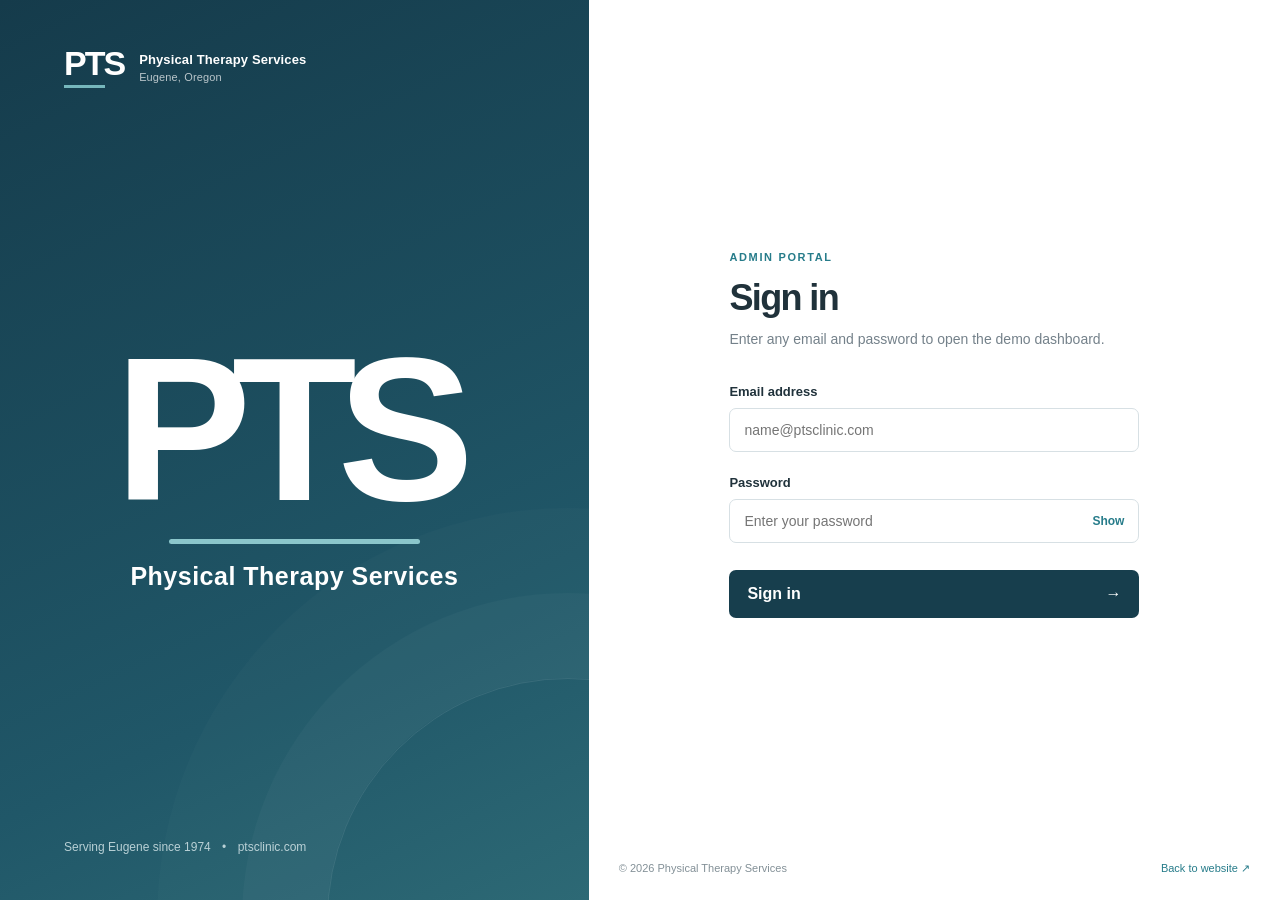
<file: index.html>
<!doctype html>
<html lang="en">
  <head>
    <meta charset="utf-8" />
    <meta name="viewport" content="width=device-width,initial-scale=1" />
    <meta name="theme-color" content="#173e4d" />
    <title>Sign in | PTS Administration</title>
    <link rel="stylesheet" href="assets/css/style.css" />
  </head>
  <body class="login-page">
    <main class="login-shell">
      <section class="login-intro">
        <a class="brand brand-light" href="https://www.ptsclinic.com/"
          ><span class="brand-mark"
            >PTS<span class="brand-mark-line"></span></span
          ><span class="brand-name"
            >Physical Therapy Services<small>Eugene, Oregon</small></span
          ></a
        >
        <div class="intro-content intro-logo">
          <div
            class="pts-logo-display"
            role="img"
            aria-label="PTS Physical Therapy Services"
          >
            <span class="pts-logo-letters">PTS</span
            ><span class="pts-logo-rule"></span
            ><span class="pts-logo-name">Physical Therapy Services</span>
          </div>
        </div>
        <div class="intro-footer">
          Serving Eugene since 1974 <span>•</span> ptsclinic.com
        </div>
      </section>
      <section class="login-main">
        <div class="login-card">
          <div class="mobile-brand">PTS <span>Administration</span></div>
          <span class="eyebrow dark">ADMIN PORTAL</span>
          <h2>Sign in</h2>
          <p class="muted">
            Enter any email and password to open the demo dashboard.
          </p>
          <form id="loginForm">
            <label for="email">Email address</label
            ><input
              id="email"
              type="email"
              placeholder="name@ptsclinic.com"
              autocomplete="username"
              required
            /><label for="password">Password</label>
            <div class="password-wrap">
              <input
                id="password"
                type="password"
                placeholder="Enter your password"
                autocomplete="current-password"
                required
              /><button
                class="show-password"
                id="showPassword"
                type="button"
                aria-label="Show password"
              >
                Show
              </button>
            </div>
            <button class="primary-btn" type="submit">
              Sign in <span aria-hidden="true">→</span>
            </button>
          </form>
          <p class="demo-hint"></p>
        </div>
        <div class="login-bottom">
          © 2026 Physical Therapy Services
          <a href="https://www.ptsclinic.com/">Back to website ↗</a>
        </div>
      </section>
    </main>
    <script src="assets/js/local-routing.js"></script>
    <script src="assets/js/login.js"></script>
  </body>
</html>
</file>
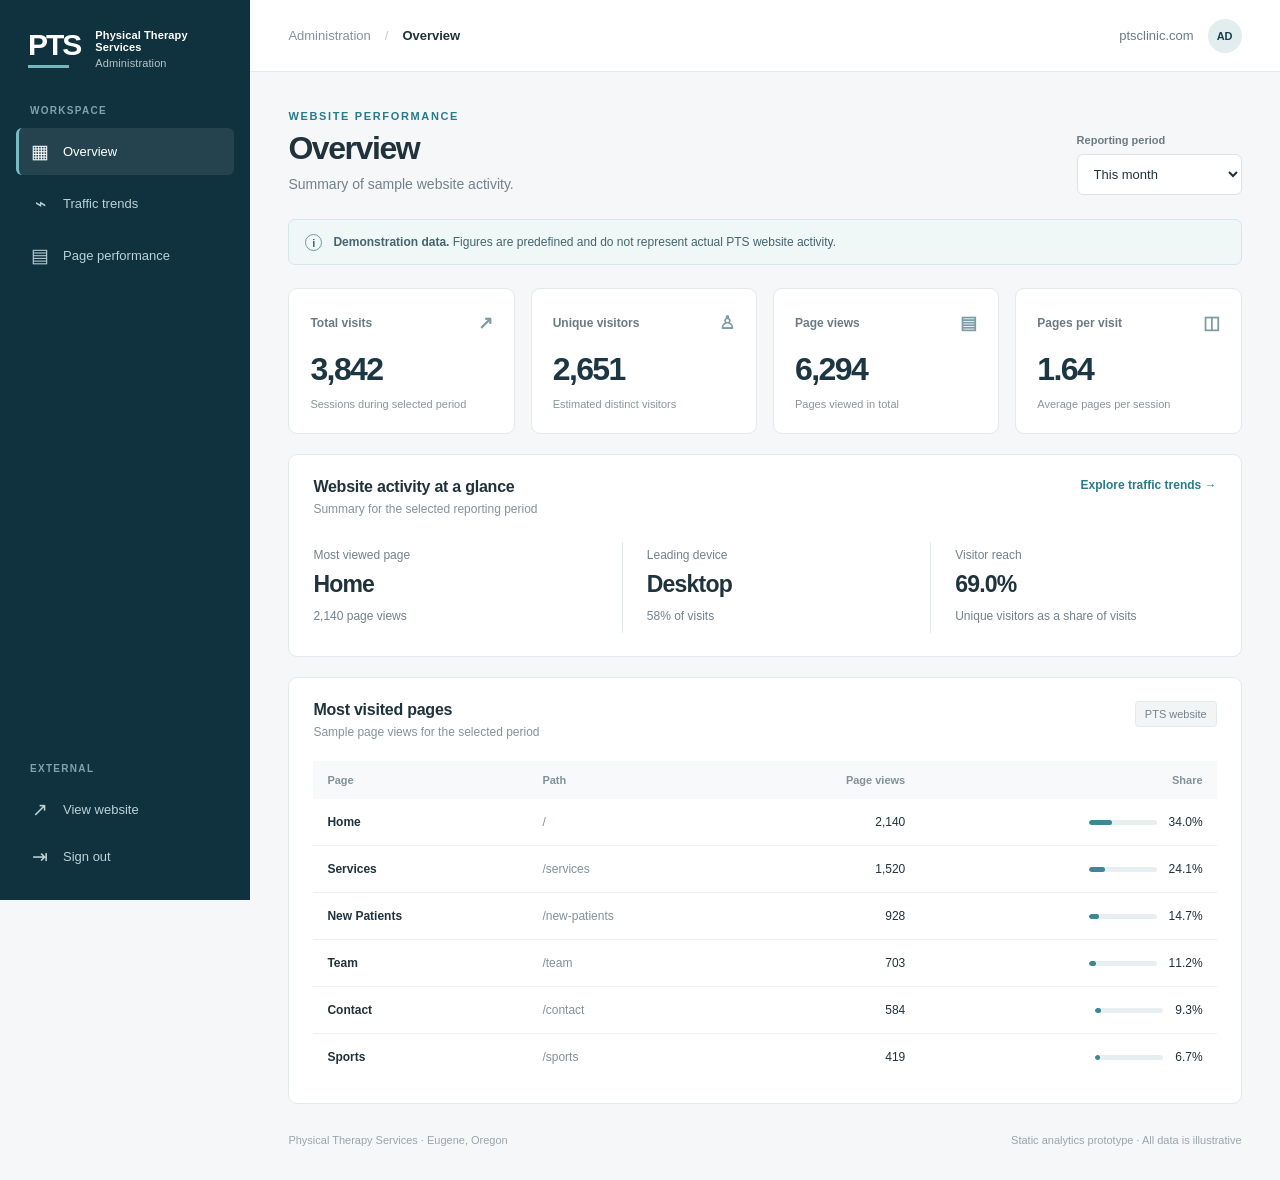
<file: dashboard/index.html>
<!doctype html>
<html lang="en">
  <head>
    <meta charset="utf-8" />
    <meta name="viewport" content="width=device-width,initial-scale=1" />
    <meta name="theme-color" content="#173e4d" />
    <title>Visitor analytics | PTS Administration</title>
    <link rel="stylesheet" href="../assets/css/style.css" />
  </head>
  <body class="dashboard-page">
    <div class="app-shell">
      <aside class="sidebar" id="sidebar">
        <a class="brand sidebar-brand" href="../dashboard/"
          ><span class="brand-mark"
            >PTS<span class="brand-mark-line"></span></span
          ><span class="brand-name"
            >Physical Therapy Services<small>Administration</small></span
          ></a
        >
        <div class="sidebar-caption">WORKSPACE</div>
        <nav aria-label="Dashboard navigation">
          <a class="nav-item active" href="../dashboard/" aria-current="page"
            ><span class="nav-icon">▦</span> Overview</a
          ><a class="nav-item" href="../traffic/"
            ><span class="nav-icon">⌁</span> Traffic trends</a
          ><a class="nav-item" href="../performance/"
            ><span class="nav-icon">▤</span> Page performance</a
          >
        </nav>
        <div class="sidebar-spacer"></div>
        <div class="sidebar-caption">EXTERNAL</div>
        <a
          class="nav-item"
          href="https://www.ptsclinic.com/"
          target="_blank"
          rel="noopener"
          ><span class="nav-icon">↗</span> View website</a
        ><button class="nav-item logout" id="logoutSide">
          <span class="nav-icon">⇥</span> Sign out
        </button>
      </aside>
      <div class="main-column">
        <header class="topbar">
          <div class="topbar-left">
            <button
              class="menu-toggle"
              id="menuToggle"
              aria-label="Toggle navigation"
              aria-expanded="false"
            >
              ☰</button
            ><span class="crumb">Administration</span
            ><span class="crumb-separator">/</span><strong>Overview</strong>
          </div>
          <div class="topbar-right">
            <span class="topbar-site">ptsclinic.com</span
            ><span class="avatar" aria-label="Demo administrator">AD</span>
          </div>
        </header>
        <main class="dashboard-content">
          <div class="page-heading">
            <div>
              <div class="eyebrow dark">WEBSITE PERFORMANCE</div>
              <h1>Overview</h1>
              <p class="muted">Summary of sample website activity.</p>
            </div>
            <div class="period-control">
              <label for="period">Reporting period</label
              ><select id="period">
                <option value="daily">Today</option>
                <option value="weekly">This week</option>
                <option value="monthly" selected>This month</option>
                <option value="quarterly">This quarter</option>
                <option value="yearly">This year</option>
              </select>
            </div>
          </div>
          <div class="notice">
            <span class="notice-icon">i</span
            ><span
              ><strong>Demonstration data.</strong> Figures are predefined and
              do not represent actual PTS website activity.</span
            >
          </div>
          <section class="stats-grid" aria-label="Summary statistics">
            <article class="stat-card">
              <div class="stat-label">
                Total visits <span class="stat-symbol">↗</span>
              </div>
              <div class="stat-value" id="visits">—</div>
              <div class="stat-note">Sessions during selected period</div>
            </article>
            <article class="stat-card">
              <div class="stat-label">
                Unique visitors <span class="stat-symbol">♙</span>
              </div>
              <div class="stat-value" id="visitors">—</div>
              <div class="stat-note">Estimated distinct visitors</div>
            </article>
            <article class="stat-card">
              <div class="stat-label">
                Page views <span class="stat-symbol">▤</span>
              </div>
              <div class="stat-value" id="views">—</div>
              <div class="stat-note">Pages viewed in total</div>
            </article>
            <article class="stat-card">
              <div class="stat-label">
                Pages per visit <span class="stat-symbol">◫</span>
              </div>
              <div class="stat-value" id="perVisit">—</div>
              <div class="stat-note">Average pages per session</div>
            </article>
          </section>
          <section class="panel overview-intro">
            <div class="panel-head">
              <div>
                <h2>Website activity at a glance</h2>
                <p>Summary for the selected reporting period</p>
              </div>
              <a class="text-link" href="../traffic/"
                >Explore traffic trends →</a
              >
            </div>
            <div class="overview-summary">
              <div>
                <span class="summary-kicker">Most viewed page</span
                ><strong id="topPage">—</strong
                ><span id="topPageViews" class="muted">—</span>
              </div>
              <div>
                <span class="summary-kicker">Leading device</span
                ><strong id="topDevice">—</strong
                ><span id="topDeviceShare" class="muted">—</span>
              </div>
              <div>
                <span class="summary-kicker">Visitor reach</span
                ><strong id="reach">—</strong
                ><span class="muted">Unique visitors as a share of visits</span>
              </div>
            </div>
          </section>
          <section class="panel pages-panel" id="pages">
            <div class="panel-head">
              <div>
                <h2>Most visited pages</h2>
                <p>Sample page views for the selected period</p>
              </div>
              <span class="small-tag">PTS website</span>
            </div>
            <div class="table-scroll">
              <table>
                <thead>
                  <tr>
                    <th>Page</th>
                    <th>Path</th>
                    <th class="right">Page views</th>
                    <th class="right">Share</th>
                  </tr>
                </thead>
                <tbody id="pageRows"></tbody>
              </table>
            </div>
          </section>
          <footer class="dashboard-footer">
            <span>Physical Therapy Services · Eugene, Oregon</span
            ><span>Static analytics prototype · All data is illustrative</span>
          </footer>
        </main>
      </div>
    </div>
    <script src="../assets/js/local-routing.js"></script>
    <script src="../assets/js/mock-data.js"></script>
    <script src="../assets/js/dashboard.js"></script>
  </body>
</html>
</file>
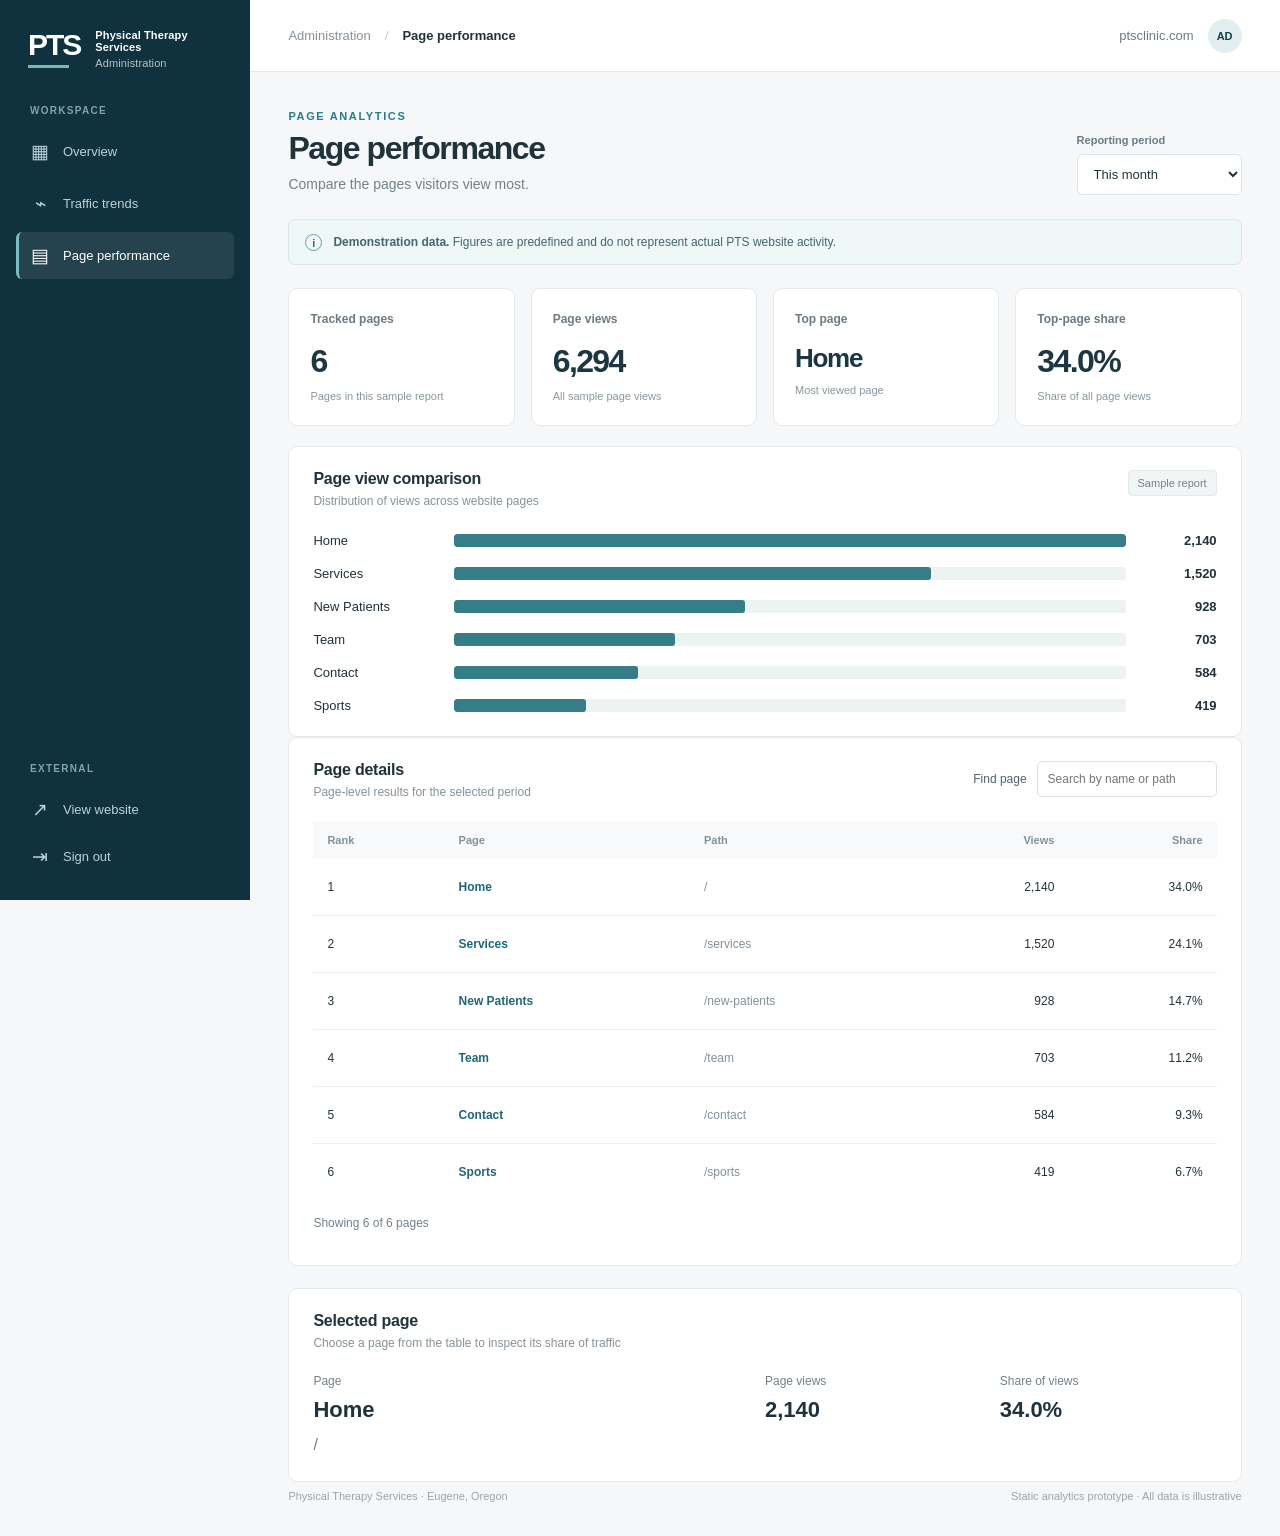
<file: performance/index.html>
<!doctype html>
<html lang="en">
  <head>
    <meta charset="utf-8" />
    <meta name="viewport" content="width=device-width,initial-scale=1" />
    <meta name="theme-color" content="#173e4d" />
    <title>Page performance | PTS Administration</title>
    <link rel="stylesheet" href="../assets/css/style.css" />
  </head>
  <body class="dashboard-page">
    <div class="app-shell">
      <aside class="sidebar" id="sidebar">
        <a class="brand sidebar-brand" href="../dashboard/"
          ><span class="brand-mark"
            >PTS<span class="brand-mark-line"></span></span
          ><span class="brand-name"
            >Physical Therapy Services<small>Administration</small></span
          ></a
        >
        <div class="sidebar-caption">WORKSPACE</div>
        <nav aria-label="Dashboard navigation">
          <a class="nav-item" href="../dashboard/"
            ><span class="nav-icon">▦</span> Overview</a
          ><a class="nav-item" href="../traffic/"
            ><span class="nav-icon">⌁</span> Traffic trends</a
          ><a class="nav-item active" href="../performance/" aria-current="page"
            ><span class="nav-icon">▤</span> Page performance</a
          >
        </nav>
        <div class="sidebar-spacer"></div>
        <div class="sidebar-caption">EXTERNAL</div>
        <a
          class="nav-item"
          href="https://www.ptsclinic.com/"
          target="_blank"
          rel="noopener"
          ><span class="nav-icon">↗</span> View website</a
        ><button class="nav-item logout" id="logoutSide">
          <span class="nav-icon">⇥</span> Sign out
        </button>
      </aside>
      <div class="main-column">
        <header class="topbar">
          <div class="topbar-left">
            <button
              class="menu-toggle"
              id="menuToggle"
              aria-label="Toggle navigation"
              aria-expanded="false"
            >
              ☰</button
            ><span class="crumb">Administration</span
            ><span class="crumb-separator">/</span
            ><strong>Page performance</strong>
          </div>
          <div class="topbar-right">
            <span class="topbar-site">ptsclinic.com</span
            ><span class="avatar" aria-label="Demo administrator">AD</span>
          </div>
        </header>
        <main class="dashboard-content">
          <div class="page-heading">
            <div>
              <div class="eyebrow dark">PAGE ANALYTICS</div>
              <h1>Page performance</h1>
              <p class="muted">Compare the pages visitors view most.</p>
            </div>
            <div class="period-control">
              <label for="period">Reporting period</label
              ><select id="period">
                <option value="daily">Today</option>
                <option value="weekly">This week</option>
                <option value="monthly" selected>This month</option>
                <option value="quarterly">This quarter</option>
                <option value="yearly">This year</option>
              </select>
            </div>
          </div>
          <div class="notice">
            <span class="notice-icon">i</span
            ><span
              ><strong>Demonstration data.</strong> Figures are predefined and
              do not represent actual PTS website activity.</span
            >
          </div>
          <section class="stats-grid" aria-label="Page performance summary">
            <article class="stat-card">
              <div class="stat-label">Tracked pages</div>
              <div class="stat-value" id="trackedPages">—</div>
              <div class="stat-note">Pages in this sample report</div>
            </article>
            <article class="stat-card">
              <div class="stat-label">Page views</div>
              <div class="stat-value" id="totalViews">—</div>
              <div class="stat-note">All sample page views</div>
            </article>
            <article class="stat-card">
              <div class="stat-label">Top page</div>
              <div class="stat-value compact-value" id="leadingPage">—</div>
              <div class="stat-note">Most viewed page</div>
            </article>
            <article class="stat-card">
              <div class="stat-label">Top-page share</div>
              <div class="stat-value" id="topShare">—</div>
              <div class="stat-note">Share of all page views</div>
            </article>
          </section>
          <section class="panel">
            <div class="panel-head">
              <div>
                <h2>Page view comparison</h2>
                <p>Distribution of views across website pages</p>
              </div>
              <span class="small-tag">Sample report</span>
            </div>
            <div
              id="pageBars"
              class="page-bars"
              role="img"
              aria-label="Horizontal bars comparing page views"
            ></div>
          </section>
          <section class="panel pages-panel">
            <div class="panel-head">
              <div>
                <h2>Page details</h2>
                <p>Page-level results for the selected period</p>
              </div>
              <label class="page-search-label" for="pageSearch"
                >Find page
                <input
                  id="pageSearch"
                  type="search"
                  placeholder="Search by name or path"
              /></label>
            </div>
            <div class="table-scroll">
              <table>
                <thead>
                  <tr>
                    <th>Rank</th>
                    <th>Page</th>
                    <th>Path</th>
                    <th class="right">Views</th>
                    <th class="right">Share</th>
                  </tr>
                </thead>
                <tbody id="pageRows"></tbody>
              </table>
            </div>
            <p class="table-note" id="pageCount"></p>
          </section>
          <section class="panel">
            <div class="panel-head">
              <div>
                <h2>Selected page</h2>
                <p>
                  Choose a page from the table to inspect its share of traffic
                </p>
              </div>
            </div>
            <div class="page-detail">
              <div>
                <span class="summary-kicker">Page</span
                ><strong id="selectedName">—</strong
                ><span class="muted" id="selectedPath">—</span>
              </div>
              <div>
                <span class="summary-kicker">Page views</span
                ><strong id="selectedViews">—</strong>
              </div>
              <div>
                <span class="summary-kicker">Share of views</span
                ><strong id="selectedShare">—</strong>
              </div>
            </div>
          </section>
          <footer class="dashboard-footer">
            <span>Physical Therapy Services · Eugene, Oregon</span
            ><span>Static analytics prototype · All data is illustrative</span>
          </footer>
        </main>
      </div>
    </div>
    <script src="../assets/js/local-routing.js"></script>
    <script src="../assets/js/mock-data.js"></script>
    <script src="../assets/js/pages.js"></script>
  </body>
</html>
</file>
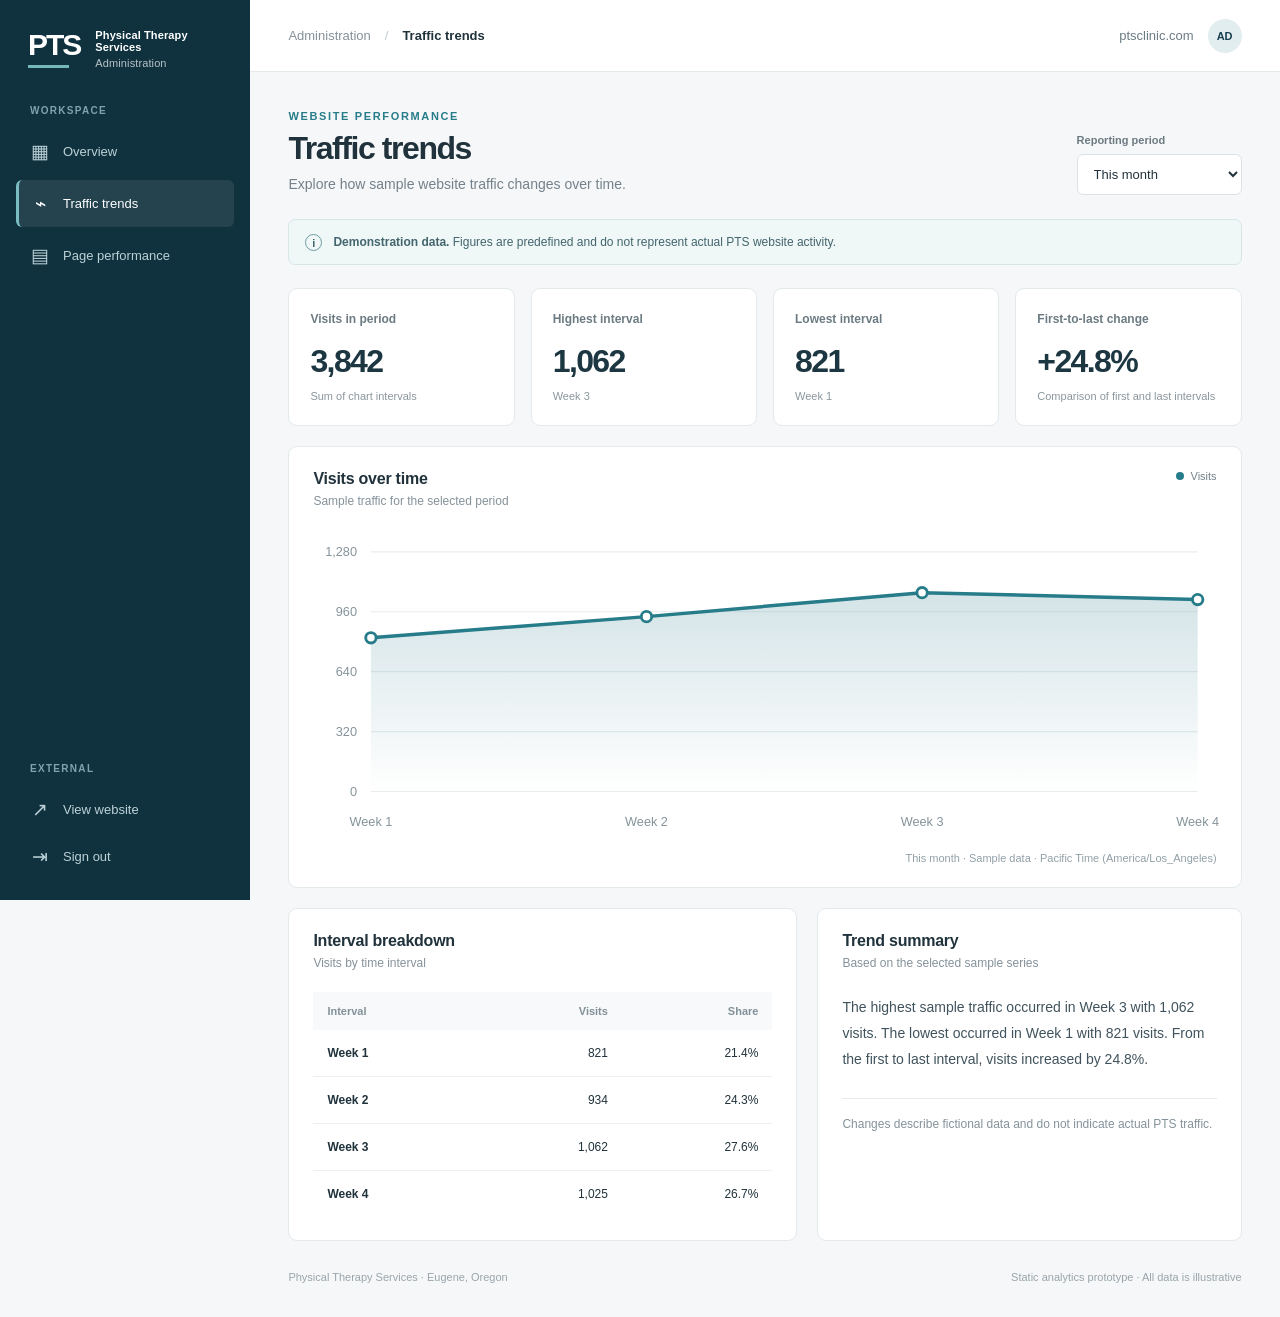
<file: traffic/index.html>
<!doctype html>
<html lang="en">
  <head>
    <meta charset="utf-8" />
    <meta name="viewport" content="width=device-width,initial-scale=1" />
    <meta name="theme-color" content="#173e4d" />
    <title>Traffic trends | PTS Administration</title>
    <link rel="stylesheet" href="../assets/css/style.css" />
  </head>
  <body class="dashboard-page">
    <div class="app-shell">
      <aside class="sidebar" id="sidebar">
        <a class="brand sidebar-brand" href="../dashboard/"
          ><span class="brand-mark"
            >PTS<span class="brand-mark-line"></span></span
          ><span class="brand-name"
            >Physical Therapy Services<small>Administration</small></span
          ></a
        >
        <div class="sidebar-caption">WORKSPACE</div>
        <nav aria-label="Dashboard navigation">
          <a class="nav-item" href="../dashboard/"
            ><span class="nav-icon">▦</span> Overview</a
          ><a class="nav-item active" href="../traffic/" aria-current="page"
            ><span class="nav-icon">⌁</span> Traffic trends</a
          ><a class="nav-item" href="../performance/"
            ><span class="nav-icon">▤</span> Page performance</a
          >
        </nav>
        <div class="sidebar-spacer"></div>
        <div class="sidebar-caption">EXTERNAL</div>
        <a
          class="nav-item"
          href="https://www.ptsclinic.com/"
          target="_blank"
          rel="noopener"
          ><span class="nav-icon">↗</span> View website</a
        ><button class="nav-item logout" id="logoutSide">
          <span class="nav-icon">⇥</span> Sign out
        </button>
      </aside>
      <div class="main-column">
        <header class="topbar">
          <div class="topbar-left">
            <button
              class="menu-toggle"
              id="menuToggle"
              aria-label="Toggle navigation"
              aria-expanded="false"
            >
              ☰</button
            ><span class="crumb">Administration</span
            ><span class="crumb-separator">/</span
            ><strong>Traffic trends</strong>
          </div>
          <div class="topbar-right">
            <span class="topbar-site">ptsclinic.com</span
            ><span class="avatar" aria-label="Demo administrator">AD</span>
          </div>
        </header>
        <main class="dashboard-content">
          <div class="page-heading">
            <div>
              <div class="eyebrow dark">WEBSITE PERFORMANCE</div>
              <h1>Traffic trends</h1>
              <p class="muted">
                Explore how sample website traffic changes over time.
              </p>
            </div>
            <div class="period-control">
              <label for="period">Reporting period</label
              ><select id="period">
                <option value="daily">Today</option>
                <option value="weekly">This week</option>
                <option value="monthly" selected>This month</option>
                <option value="quarterly">This quarter</option>
                <option value="yearly">This year</option>
              </select>
            </div>
          </div>
          <div class="notice">
            <span class="notice-icon">i</span
            ><span
              ><strong>Demonstration data.</strong> Figures are predefined and
              do not represent actual PTS website activity.</span
            >
          </div>
          <section class="stats-grid" aria-label="Traffic trend metrics">
            <article class="stat-card">
              <div class="stat-label">Visits in period</div>
              <div class="stat-value" id="trendVisits">—</div>
              <div class="stat-note">Sum of chart intervals</div>
            </article>
            <article class="stat-card">
              <div class="stat-label">Highest interval</div>
              <div class="stat-value" id="peakValue">—</div>
              <div class="stat-note" id="peakLabel">—</div>
            </article>
            <article class="stat-card">
              <div class="stat-label">Lowest interval</div>
              <div class="stat-value" id="lowValue">—</div>
              <div class="stat-note" id="lowLabel">—</div>
            </article>
            <article class="stat-card">
              <div class="stat-label">First-to-last change</div>
              <div class="stat-value" id="changeValue">—</div>
              <div class="stat-note">
                Comparison of first and last intervals
              </div>
            </article>
          </section>
          <section class="panel chart-panel trend-panel">
            <div class="panel-head">
              <div>
                <h2>Visits over time</h2>
                <p>Sample traffic for the selected period</p>
              </div>
              <span class="legend"
                ><span class="legend-dot"></span> Visits</span
              >
            </div>
            <div
              class="chart-container"
              id="trafficChart"
              role="img"
              aria-label="Sample traffic trend line chart"
            ></div>
            <div class="chart-caption" id="chartCaption"></div>
          </section>
          <div class="trend-detail-grid">
            <section class="panel">
              <div class="panel-head">
                <div>
                  <h2>Interval breakdown</h2>
                  <p>Visits by time interval</p>
                </div>
              </div>
              <div class="table-scroll">
                <table>
                  <thead>
                    <tr>
                      <th>Interval</th>
                      <th class="right">Visits</th>
                      <th class="right">Share</th>
                    </tr>
                  </thead>
                  <tbody id="intervalRows"></tbody>
                </table>
              </div>
            </section>
            <section class="panel">
              <div class="panel-head">
                <div>
                  <h2>Trend summary</h2>
                  <p>Based on the selected sample series</p>
                </div>
              </div>
              <p class="trend-explanation" id="trendSummary">—</p>
              <div class="trend-note">
                Changes describe fictional data and do not indicate actual PTS
                traffic.
              </div>
            </section>
          </div>
          <footer class="dashboard-footer">
            <span>Physical Therapy Services · Eugene, Oregon</span
            ><span>Static analytics prototype · All data is illustrative</span>
          </footer>
        </main>
      </div>
    </div>
    <script src="../assets/js/local-routing.js"></script>
    <script src="../assets/js/mock-data.js"></script>
    <script src="../assets/js/traffic.js"></script>
  </body>
</html>
</file>
<file: assets/css/style.css>
:root{--navy:#173e4d;--deep:#10323f;--teal:#277c8a;--ink:#20323b;--muted:#74818a;--line:#e4e9ec;--bg:#f5f7f8;--white:#fff;font-family:Inter,-apple-system,BlinkMacSystemFont,'Segoe UI',Arial,sans-serif;color:var(--ink)}*{box-sizing:border-box}body{margin:0}button,input,select{font:inherit}a{text-decoration:none;color:inherit}button{cursor:pointer}.login-shell{min-height:100vh;display:grid;grid-template-columns:46% 54%}.login-intro{background:linear-gradient(155deg,#153b4b,#205768 70%,#2d6975);color:white;padding:46px clamp(28px,5vw,90px);display:flex;flex-direction:column;justify-content:space-between;position:relative;overflow:hidden}.login-intro:after{content:"";position:absolute;width:480px;height:480px;border:1px solid #ffffff18;border-radius:50%;bottom:-260px;right:-220px;box-shadow:0 0 0 85px #ffffff07,0 0 0 170px #ffffff04;pointer-events:none}.brand{display:flex;align-items:center;gap:15px}.brand-mark{font-weight:800;letter-spacing:-2px;font-size:34px;line-height:1;position:relative}.brand-mark-line{display:block;height:3px;background:#76b7bc;width:41px;margin-top:5px}.brand-name{font-size:13px;font-weight:650;letter-spacing:.01em}.brand-name small{display:block;font-weight:400;font-size:11px;opacity:.7;margin-top:4px}.intro-content{max-width:470px;position:relative;z-index:1}.eyebrow{font-size:11px;letter-spacing:.15em;font-weight:750;color:#a7d5d9}.eyebrow.dark{color:var(--teal)}.intro-content h1{font-size:clamp(36px,4.2vw,62px);line-height:1.12;letter-spacing:-.045em;margin:23px 0}.intro-content p{font-size:16px;line-height:1.8;color:#d3e4e7;max-width:380px}.intro-footer{font-size:12px;color:#b8d0d5}.intro-footer span{margin:0 8px}.login-main{display:flex;align-items:center;justify-content:center;position:relative;padding:65px 30px;background:#fff}.login-card{width:min(100%,410px)}.login-card h2{font-size:36px;letter-spacing:-.045em;margin:12px 0 9px}.muted{color:var(--muted);line-height:1.6}.login-card .muted{font-size:14px;margin:0 0 34px}.login-card label{display:block;font-size:13px;font-weight:650;margin:0 0 9px}.login-card input{width:100%;border:1px solid #d7e0e4;background:#fff;border-radius:7px;padding:13px 14px;outline:none;font-size:14px;margin-bottom:23px}.login-card input:focus{border-color:var(--teal);box-shadow:0 0 0 3px #277c8a20}.password-wrap{position:relative}.password-wrap input{padding-right:70px}.show-password{position:absolute;right:10px;top:10px;border:0;background:transparent;color:var(--teal);font-size:12px;font-weight:700;padding:5px}.primary-btn{background:var(--navy);border:0;border-radius:7px;color:#fff;width:100%;padding:15px 18px;font-weight:650;display:flex;justify-content:space-between;align-items:center;margin-top:4px}.primary-btn:hover{background:#24596b}.demo-hint{font-size:12px;color:#6e7f88;display:flex;gap:8px;align-items:center;margin-top:23px;line-height:1.5}.hint-dot,.status-dot{display:inline-block;width:7px;height:7px;border-radius:50%;background:#6da7a5;flex-shrink:0}.login-bottom{position:absolute;bottom:25px;left:30px;right:30px;display:flex;justify-content:space-between;gap:10px;color:#839097;font-size:11px}.login-bottom a{color:var(--teal)}.mobile-brand{display:none}.dashboard-page{background:var(--bg)}.app-shell{display:flex;min-height:100vh}.sidebar{width:250px;flex-shrink:0;background:var(--deep);color:#d6e6e9;min-height:100vh;display:flex;flex-direction:column;padding:29px 16px 20px;position:sticky;top:0;height:100vh}.sidebar-brand{padding:0 12px 36px;color:#fff}.sidebar-brand .brand-mark{font-size:30px}.sidebar-brand .brand-name{font-size:11px}.sidebar-caption{font-size:10px;color:#7fa3ae;letter-spacing:.13em;font-weight:700;padding:0 14px;margin-bottom:12px}.sidebar nav{display:grid;gap:5px}.nav-item{display:flex;align-items:center;gap:13px;padding:12px 14px;border-radius:6px;color:#bbd1d6;font-size:13px;border:0;background:transparent;width:100%;text-align:left}.nav-item:hover,.nav-item.active{background:#ffffff15;color:#fff}.nav-item.active{border-left:3px solid #79bdc3;padding-left:11px}.nav-icon{font-size:19px;width:20px;text-align:center}.sidebar-spacer{flex:1}.sidebar-foot{border-top:1px solid #ffffff1c;margin:22px 10px 0;padding-top:18px;font-size:12px}.sidebar-foot small{display:block;margin:5px 0 0 14px;color:#91afb7}.main-column{flex:1;min-width:0}.topbar{height:72px;background:white;border-bottom:1px solid var(--line);display:flex;align-items:center;justify-content:space-between;padding:0 clamp(20px,3vw,48px)}.topbar-left,.topbar-right{display:flex;align-items:center;gap:14px;font-size:13px}.crumb{color:#85919a}.crumb-separator{color:#c1cbd0}.topbar-site{color:#6b7b84}.avatar{background:#e2edf0;color:var(--navy);font-size:11px;font-weight:750;border-radius:50%;width:34px;height:34px;display:grid;place-items:center}.menu-toggle{display:none;background:none;border:0;color:var(--navy);font-size:20px}.dashboard-content{max-width:1440px;margin:auto;padding:38px clamp(20px,3vw,48px) 22px}.page-heading{display:flex;justify-content:space-between;align-items:end;gap:20px;margin-bottom:24px}.page-heading h1{font-size:32px;letter-spacing:-.045em;margin:8px 0 6px}.page-heading p{margin:0;font-size:14px}.period-control{display:flex;flex-direction:column;gap:8px}.period-control label{font-size:11px;color:#6c7a82;font-weight:650}.period-control select{min-width:165px;background:#fff;border:1px solid #dbe3e6;border-radius:6px;padding:11px 12px;font-size:13px;color:var(--ink)}.notice{border:1px solid #d8e6e8;background:#eff7f7;color:#43656d;border-radius:7px;padding:13px 16px;display:flex;gap:11px;font-size:12px;align-items:center;line-height:1.5;margin-bottom:23px}.notice-icon{width:17px;height:17px;border-radius:50%;border:1px solid #6d9ca4;display:grid;place-items:center;font-size:11px;font-weight:700;flex-shrink:0}.stats-grid{display:grid;grid-template-columns:repeat(4,minmax(0,1fr));gap:16px;margin-bottom:20px}.stat-card,.panel{background:#fff;border:1px solid var(--line);border-radius:9px}.stat-card{padding:23px 21px}.stat-label{font-size:12px;font-weight:600;color:#6c7b83;display:flex;justify-content:space-between;align-items:center}.stat-symbol{color:#7c9da6;font-size:18px}.stat-value{font-size:32px;font-weight:750;letter-spacing:-.05em;margin:17px 0 10px;color:#1c3642}.stat-note{font-size:11px;color:#8a969c}.content-grid{display:grid;grid-template-columns:minmax(0,1.7fr) minmax(280px,1fr);gap:20px;margin-bottom:20px}.panel{padding:23px 24px}.panel-head{display:flex;justify-content:space-between;align-items:start;gap:12px}.panel-head h2{font-size:16px;margin:0 0 6px;letter-spacing:-.015em}.panel-head p{font-size:12px;color:#85929a;margin:0}.legend{display:flex;align-items:center;gap:7px;font-size:11px;color:#73828a}.legend-dot{width:8px;height:8px;border-radius:50%;background:#277c8a}.chart-container{width:100%;margin:23px 0 4px}.chart-container svg{width:100%;height:auto;overflow:visible}.axis-text{fill:#85939b;font-size:11px;font-family:Arial,sans-serif}.chart-caption{color:#91a0a7;font-size:11px;text-align:right}.donut-layout{display:flex;flex-direction:column;align-items:center;justify-content:center;gap:22px;padding:32px 0 7px}.donut{width:175px;height:175px;border-radius:50%;display:grid;place-items:center;position:relative}.donut:before{content:"";position:absolute;inset:28px;background:#fff;border-radius:50%}.donut-center{position:relative;text-align:center;display:grid;gap:3px}.donut-center strong{font-size:25px;letter-spacing:-.04em}.donut-center span{font-size:11px;color:#83919a}.device-list{width:100%;max-width:270px;display:grid;gap:12px}.device-row{display:flex;justify-content:space-between;font-size:12px}.device-name{display:flex;align-items:center;gap:9px;color:#74828b}.device-dot{width:9px;height:9px;border-radius:2px}.device-0{background:#277c8a}.device-1{background:#84b5ba}.device-2{background:#d7e7e9}.pages-panel{margin-bottom:22px}.small-tag{font-size:11px;background:#f2f5f6;border:1px solid #e4e9eb;border-radius:4px;padding:6px 9px;color:#74828b}.table-scroll{overflow-x:auto}table{border-collapse:collapse;width:100%;margin-top:22px;font-size:12px;text-align:left}th{font-size:11px;color:#829099;font-weight:650;background:#f7f9fa;padding:13px 14px}td{padding:16px 14px;border-bottom:1px solid #edf0f2}tbody tr:last-child td{border-bottom:0}td strong{font-weight:650}.path{color:#829199}.right{text-align:right;white-space:nowrap}.share-bar{display:inline-block;width:68px;height:5px;border-radius:8px;background:#e8eff0;vertical-align:middle;margin-right:12px;overflow:hidden}.share-bar span{display:block;height:100%;background:#3b8994;border-radius:8px}.dashboard-footer{display:flex;justify-content:space-between;gap:16px;color:#9aa5ab;font-size:11px;padding:8px 0 12px}@media(max-width:1120px){.stats-grid{grid-template-columns:repeat(2,1fr)}.content-grid{grid-template-columns:1fr}.donut-layout{flex-direction:row;padding:32px 0}.sidebar{width:220px}}@media(max-width:760px){.login-shell{grid-template-columns:1fr}.login-intro{display:none}.login-main{min-height:100vh;padding:60px 24px 90px}.mobile-brand{display:block;font-weight:800;color:var(--navy);font-size:23px;margin-bottom:45px}.mobile-brand span{font-size:13px;font-weight:500;margin-left:9px}.sidebar{position:fixed;left:0;top:0;z-index:20;transform:translateX(-100%);transition:transform .2s;box-shadow:6px 0 30px #102b3917}.sidebar.open{transform:translateX(0)}.menu-toggle{display:block}.topbar{height:64px}.topbar-site{display:none}.dashboard-content{padding-top:28px}.page-heading{align-items:start;flex-direction:column}.page-heading h1{font-size:29px}.period-control{width:100%}.period-control select{width:100%}.dashboard-footer{flex-direction:column;gap:6px}}@media(max-width:460px){.stats-grid{gap:10px}.stat-card{padding:17px 14px}.stat-value{font-size:26px}.stat-note{line-height:1.5}.panel{padding:19px 15px}.donut-layout{flex-direction:column}.share-bar{display:none}.login-bottom{flex-direction:column;align-items:center}.chart-container{overflow-x:auto}.chart-container svg{min-width:460px}}

/* Login hero: replace promotional copy with PTS identity. */
.intro-logo{display:flex;align-items:center;justify-content:center;flex:1;max-width:none;text-align:center}
.pts-logo-display{display:flex;flex-direction:column;align-items:center;gap:18px;color:#fff}
.pts-logo-letters{font-size:clamp(110px,16vw,230px);font-weight:800;letter-spacing:-.095em;line-height:.9;padding-right:.095em}
.pts-logo-rule{height:5px;width:min(270px,70%);background:#8bc6cb;border-radius:3px}
.pts-logo-name{font-size:clamp(17px,2vw,25px);font-weight:600;letter-spacing:.02em}

/* Separate overview and trend page layouts */
.overview-intro{margin-bottom:20px}.overview-summary{display:grid;grid-template-columns:repeat(3,minmax(0,1fr));gap:22px;margin-top:26px}.overview-summary>div{display:flex;flex-direction:column;gap:9px;padding:6px 0}.overview-summary>div+div{border-left:1px solid var(--line);padding-left:24px}.overview-summary strong{font-size:23px;letter-spacing:-.035em}.overview-summary .muted{font-size:12px}.summary-kicker{color:#74818a;font-size:12px}.text-link{color:var(--teal);font-size:12px;font-weight:650;white-space:nowrap}.text-link:hover{text-decoration:underline}.trend-panel{margin-bottom:20px}.trend-detail-grid{display:grid;grid-template-columns:1.2fr 1fr;gap:20px;margin-bottom:22px}.trend-explanation{font-size:14px;line-height:1.85;color:#40535d;margin:25px 0}.trend-note{border-top:1px solid var(--line);padding-top:18px;font-size:12px;color:#85929a}@media(max-width:900px){.trend-detail-grid{grid-template-columns:1fr}.overview-summary{grid-template-columns:1fr;gap:12px}.overview-summary>div+div{border-left:0;border-top:1px solid var(--line);padding-left:0;padding-top:18px}}

/* Page performance */
.page-bars{display:grid;gap:18px;margin-top:25px}.page-bar-row{display:grid;grid-template-columns:125px 1fr 75px;align-items:center;gap:16px;font-size:13px}.page-bar-row strong{text-align:right;font-variant-numeric:tabular-nums}.page-bar-track{height:13px;background:#edf2f3;border-radius:3px;overflow:hidden}.page-bar-fill{height:100%;background:#367e87;border-radius:3px}.page-search-label{display:flex;align-items:center;gap:10px;font-size:12px;color:#52636c}.page-search-label input{padding:10px;border:1px solid #d9e1e4;border-radius:5px;font:inherit;min-width:180px}.page-select{border:0;background:transparent;padding:5px 0;font:inherit;font-weight:650;color:#206775;cursor:pointer;text-align:left}.page-select:hover{text-decoration:underline}.table-note{font-size:12px;color:#73818b;margin-top:16px}.page-detail{display:grid;grid-template-columns:2fr 1fr 1fr;gap:18px;margin-top:24px}.page-detail>div{display:flex;flex-direction:column;gap:9px}.page-detail strong{font-size:22px}.compact-value{font-size:26px!important}@media(max-width:700px){.page-bar-row{grid-template-columns:85px 1fr 58px;gap:8px;font-size:11px}.page-detail{grid-template-columns:1fr}.page-search-label{width:100%;justify-content:space-between}.panel-head{flex-wrap:wrap}}
</file>
